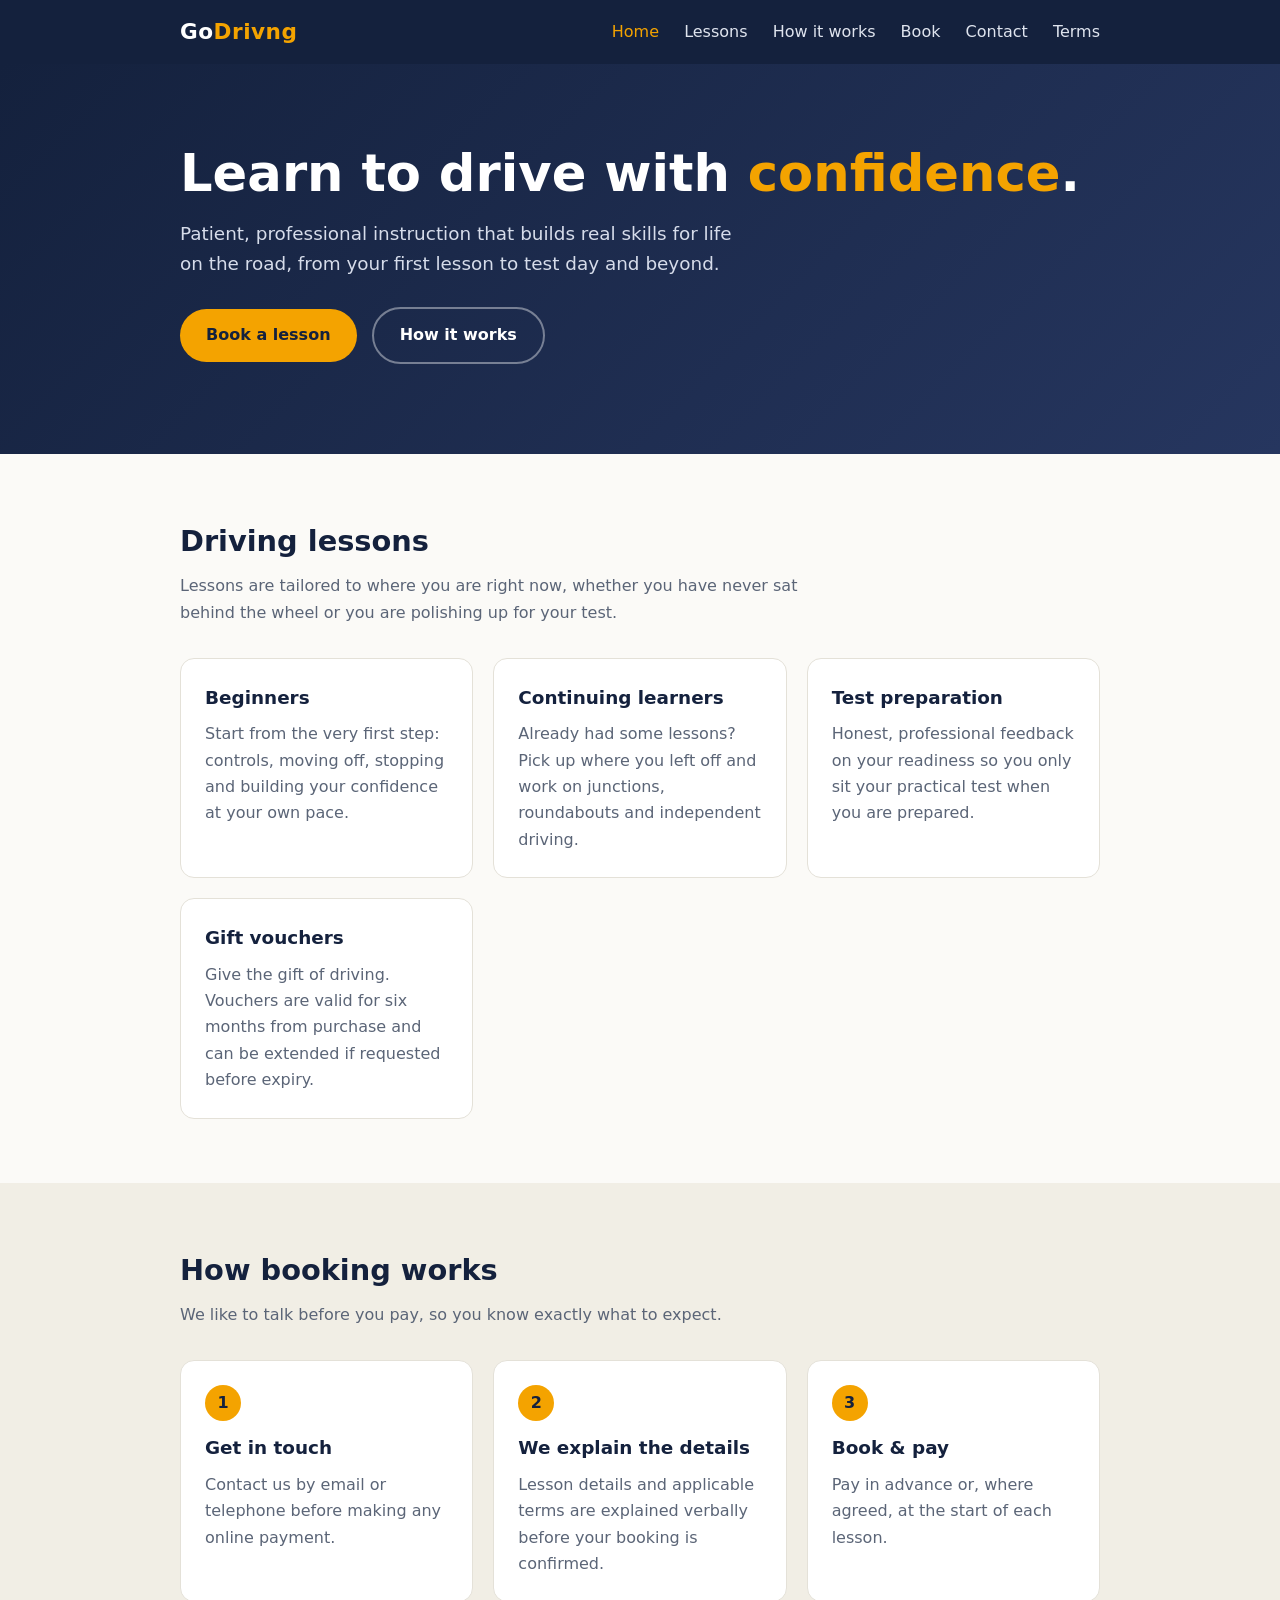
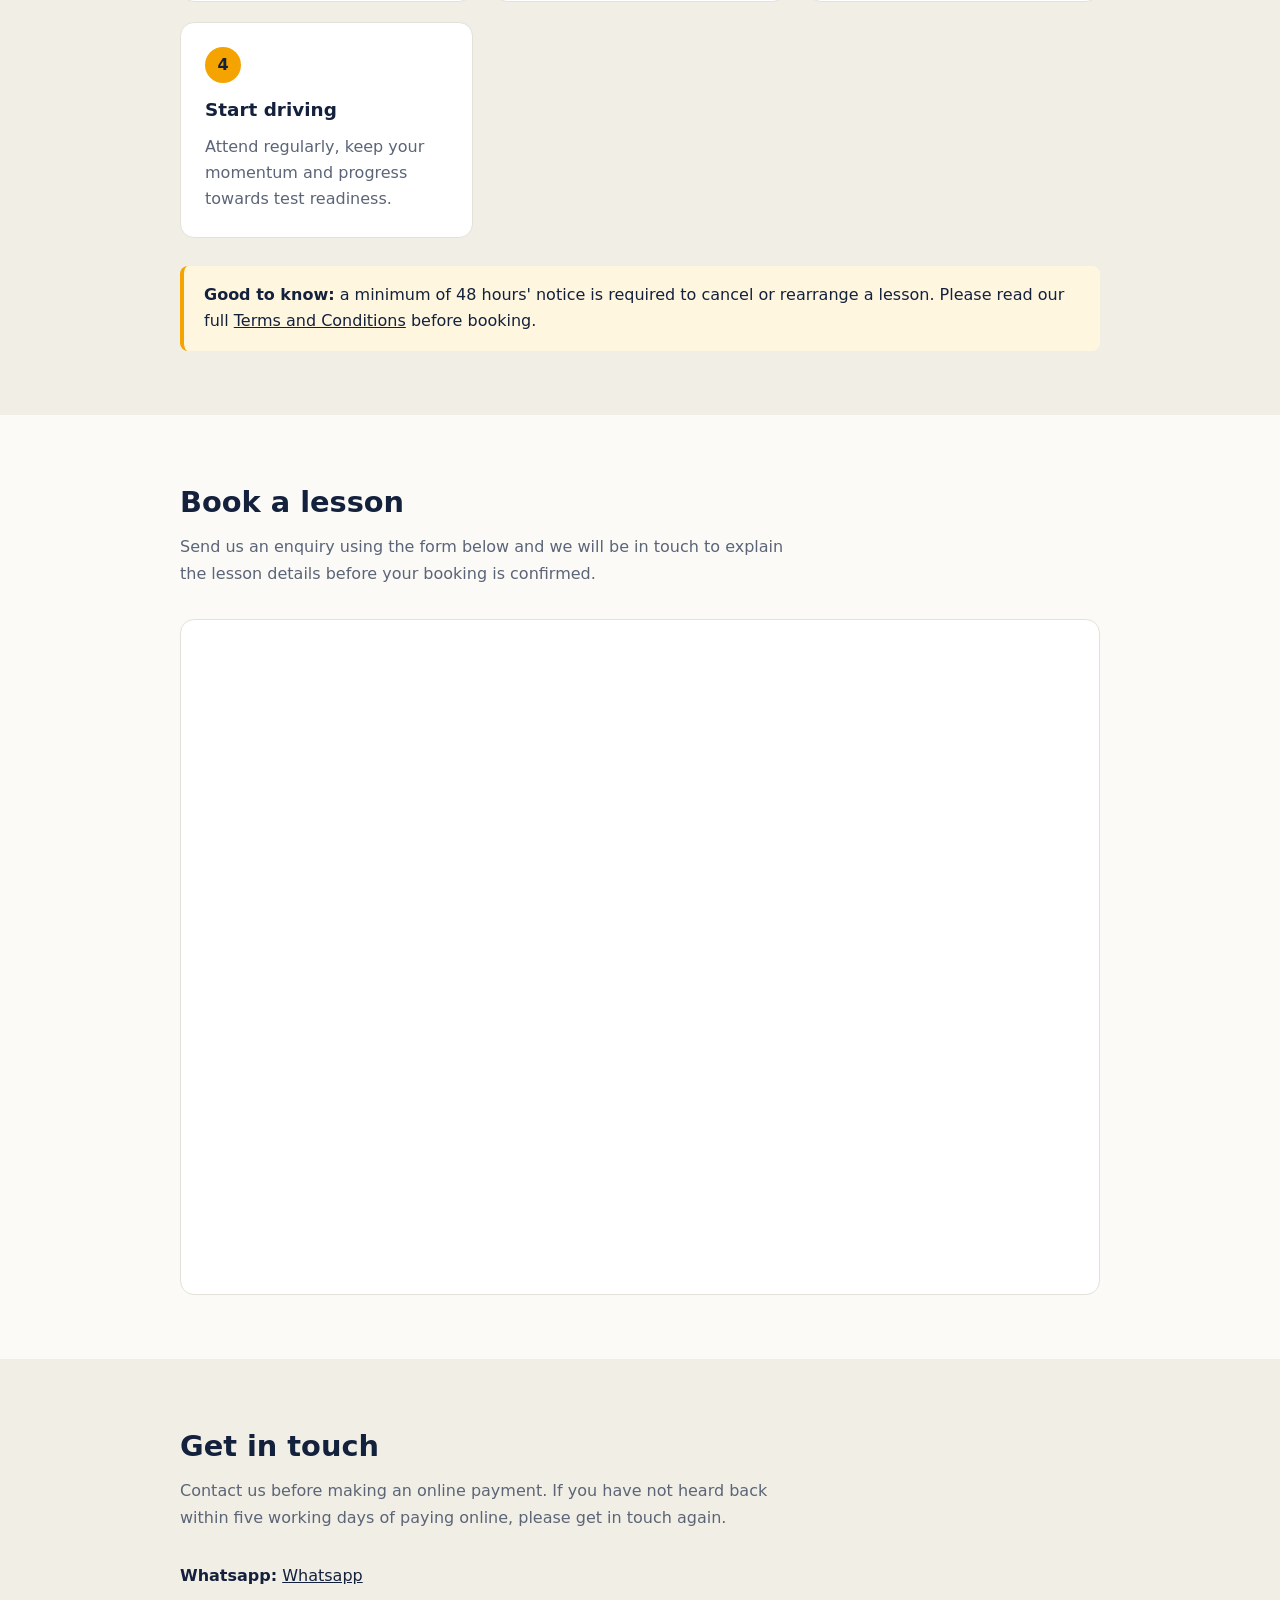
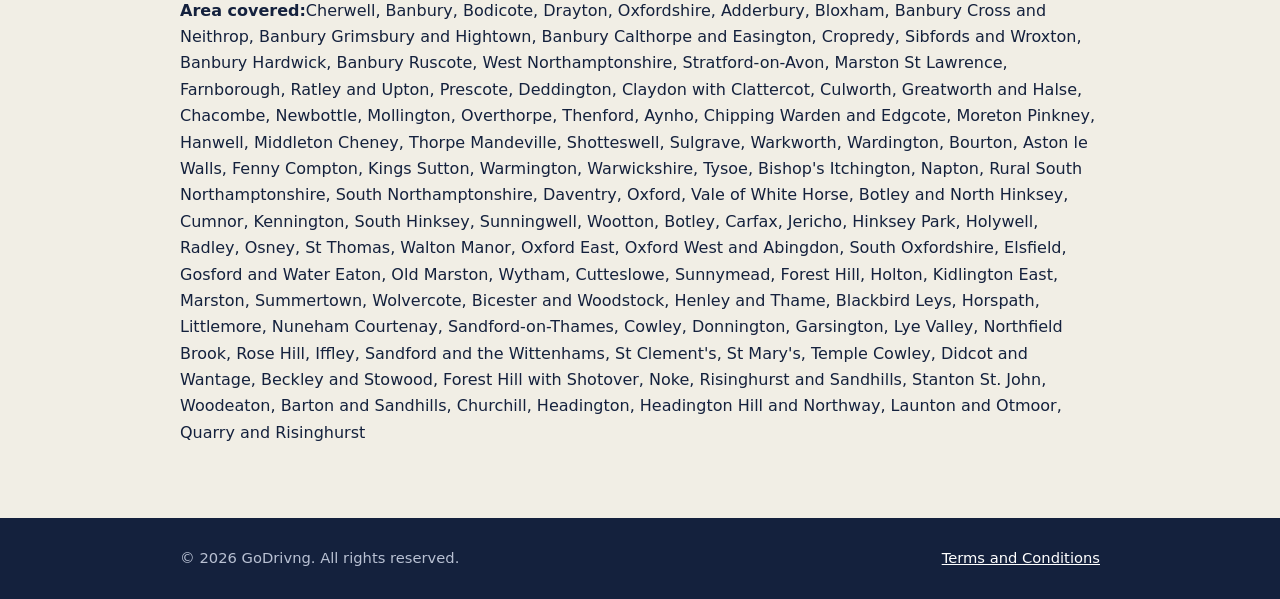
<file: index.html>
<!DOCTYPE html>
<html lang="en-GB">
<head>
  <meta charset="utf-8">
  <meta name="viewport" content="width=device-width, initial-scale=1">
  <title>GoDrivng | Driving School</title>
  <meta name="description" content="GoDrivng driving school: friendly, professional driving lessons. Get in touch to discuss your lessons before booking.">
  <link rel="stylesheet" href="styles.css">
</head>
<body>

<header class="site">
  <div class="wrap">
    <a class="brand" href="index.html">Go<span>Drivng</span></a>
    <nav>
      <a href="index.html" aria-current="page">Home</a>
      <a href="index.html#lessons">Lessons</a>
      <a href="index.html#how-it-works">How it works</a>
      <a href="index.html#booking">Book</a>
      <a href="index.html#contact">Contact</a>
      <a href="terms.html">Terms</a>
    </nav>
  </div>
</header>

<main>
  <div class="hero">
    <div class="wrap">
      <h1>Learn to drive with <em>confidence</em>.</h1>
      <p>Patient, professional instruction that builds real skills for life on the road, from your first lesson to test day and beyond.</p>
      <a class="btn" href="#booking">Book a lesson</a>
      <a class="btn ghost" href="#how-it-works">How it works</a>
    </div>
  </div>

  <section id="lessons">
    <div class="wrap">
      <h2>Driving lessons</h2>
      <p class="lead">Lessons are tailored to where you are right now, whether you have never sat behind the wheel or you are polishing up for your test.</p>
      <div class="grid">
        <div class="card">
          <h3>Beginners</h3>
          <p>Start from the very first step: controls, moving off, stopping and building your confidence at your own pace.</p>
        </div>
        <div class="card">
          <h3>Continuing learners</h3>
          <p>Already had some lessons? Pick up where you left off and work on junctions, roundabouts and independent driving.</p>
        </div>
        <div class="card">
          <h3>Test preparation</h3>
          <p>Honest, professional feedback on your readiness so you only sit your practical test when you are prepared.</p>
        </div>
        <div class="card">
          <h3>Gift vouchers</h3>
          <p>Give the gift of driving. Vouchers are valid for six months from purchase and can be extended if requested before expiry.</p>
        </div>
      </div>
    </div>
  </section>

  <section id="how-it-works" class="band">
    <div class="wrap">
      <h2>How booking works</h2>
      <p class="lead">We like to talk before you pay, so you know exactly what to expect.</p>
      <div class="grid">
        <div class="card">
          <div class="num">1</div>
          <h3>Get in touch</h3>
          <p>Contact us by email or telephone before making any online payment.</p>
        </div>
        <div class="card">
          <div class="num">2</div>
          <h3>We explain the details</h3>
          <p>Lesson details and applicable terms are explained verbally before your booking is confirmed.</p>
        </div>
        <div class="card">
          <div class="num">3</div>
          <h3>Book &amp; pay</h3>
          <p>Pay in advance or, where agreed, at the start of each lesson.</p>
        </div>
        <div class="card">
          <div class="num">4</div>
          <h3>Start driving</h3>
          <p>Attend regularly, keep your momentum and progress towards test readiness.</p>
        </div>
      </div>
      <div class="notice">
        <strong>Good to know:</strong> a minimum of 48 hours' notice is required to cancel or rearrange a lesson. Please read our full
        <a href="terms.html">Terms and Conditions</a> before booking.
      </div>
    </div>
  </section>

  <section id="booking">
    <div class="wrap">
      <h2>Book a lesson</h2>
      <p class="lead">Send us an enquiry using the form below and we will be in touch to explain the lesson details before your booking is confirmed.</p>
      <div class="booking-frame">
        <iframe src="https://lessonbuddy.me/booking?i=8847c387-4b3f-4874-8759-da6fab51f280" title="GoDrivng enquiry form" frameborder="0" style="width: 100%; height: 650px;"></iframe>
      </div>
    </div>
  </section>

  <section id="contact" class="band">
    <div class="wrap">
      <h2>Get in touch</h2>
      <p class="lead">Contact us before making an online payment. If you have not heard back within five working days of paying online, please get in touch again.</p>
      <ul class="contact-list">
        <li><strong>Whatsapp:</strong> <a href="https://godrivng.com/wp">Whatsapp</a></li>
           <!--   <li><strong>Email:</strong> <a href="mailto:you@example.com">[Add your email address]</a></li> -->
        <li><strong>Area covered:</strong>Cherwell, Banbury, Bodicote, Drayton, Oxfordshire, Adderbury, Bloxham, Banbury Cross and Neithrop, Banbury Grimsbury and Hightown, Banbury Calthorpe and Easington, Cropredy, Sibfords and Wroxton, Banbury Hardwick, Banbury Ruscote, West Northamptonshire, Stratford-on-Avon, Marston St Lawrence, Farnborough, Ratley and Upton, Prescote, Deddington, Claydon with Clattercot, Culworth, Greatworth and Halse, Chacombe, Newbottle, Mollington, Overthorpe, Thenford, Aynho, Chipping Warden and Edgcote, Moreton Pinkney, Hanwell, Middleton Cheney, Thorpe Mandeville, Shotteswell, Sulgrave, Warkworth, Wardington, Bourton, Aston le Walls, Fenny Compton, Kings Sutton, Warmington, Warwickshire, Tysoe, Bishop's Itchington, Napton, Rural South Northamptonshire, South Northamptonshire, Daventry, Oxford, Vale of White Horse, Botley and North Hinksey, Cumnor, Kennington, South Hinksey, Sunningwell, Wootton, Botley, Carfax, Jericho, Hinksey Park, Holywell, Radley, Osney, St Thomas, Walton Manor, Oxford East, Oxford West and Abingdon, South Oxfordshire, Elsfield, Gosford and Water Eaton, Old Marston, Wytham, Cutteslowe, Sunnymead, Forest Hill, Holton, Kidlington East, Marston, Summertown, Wolvercote, Bicester and Woodstock, Henley and Thame, Blackbird Leys, Horspath, Littlemore, Nuneham Courtenay, Sandford-on-Thames, Cowley, Donnington, Garsington, Lye Valley, Northfield Brook, Rose Hill, Iffley, Sandford and the Wittenhams, St Clement's, St Mary's, Temple Cowley, Didcot and Wantage, Beckley and Stowood, Forest Hill with Shotover, Noke, Risinghurst and Sandhills, Stanton St. John, Woodeaton, Barton and Sandhills, Churchill, Headington, Headington Hill and Northway, Launton and Otmoor, Quarry and Risinghurst </li>
      </ul>
    </div>
  </section>
</main>

<footer class="site">
  <div class="wrap">
    <span>&copy; <span id="year">2026</span> GoDrivng. All rights reserved.</span>
    <a href="terms.html">Terms and Conditions</a>
  </div>
</footer>

<script>
  document.getElementById("year").textContent = new Date().getFullYear();
</script>
</body>
</html>
</file>
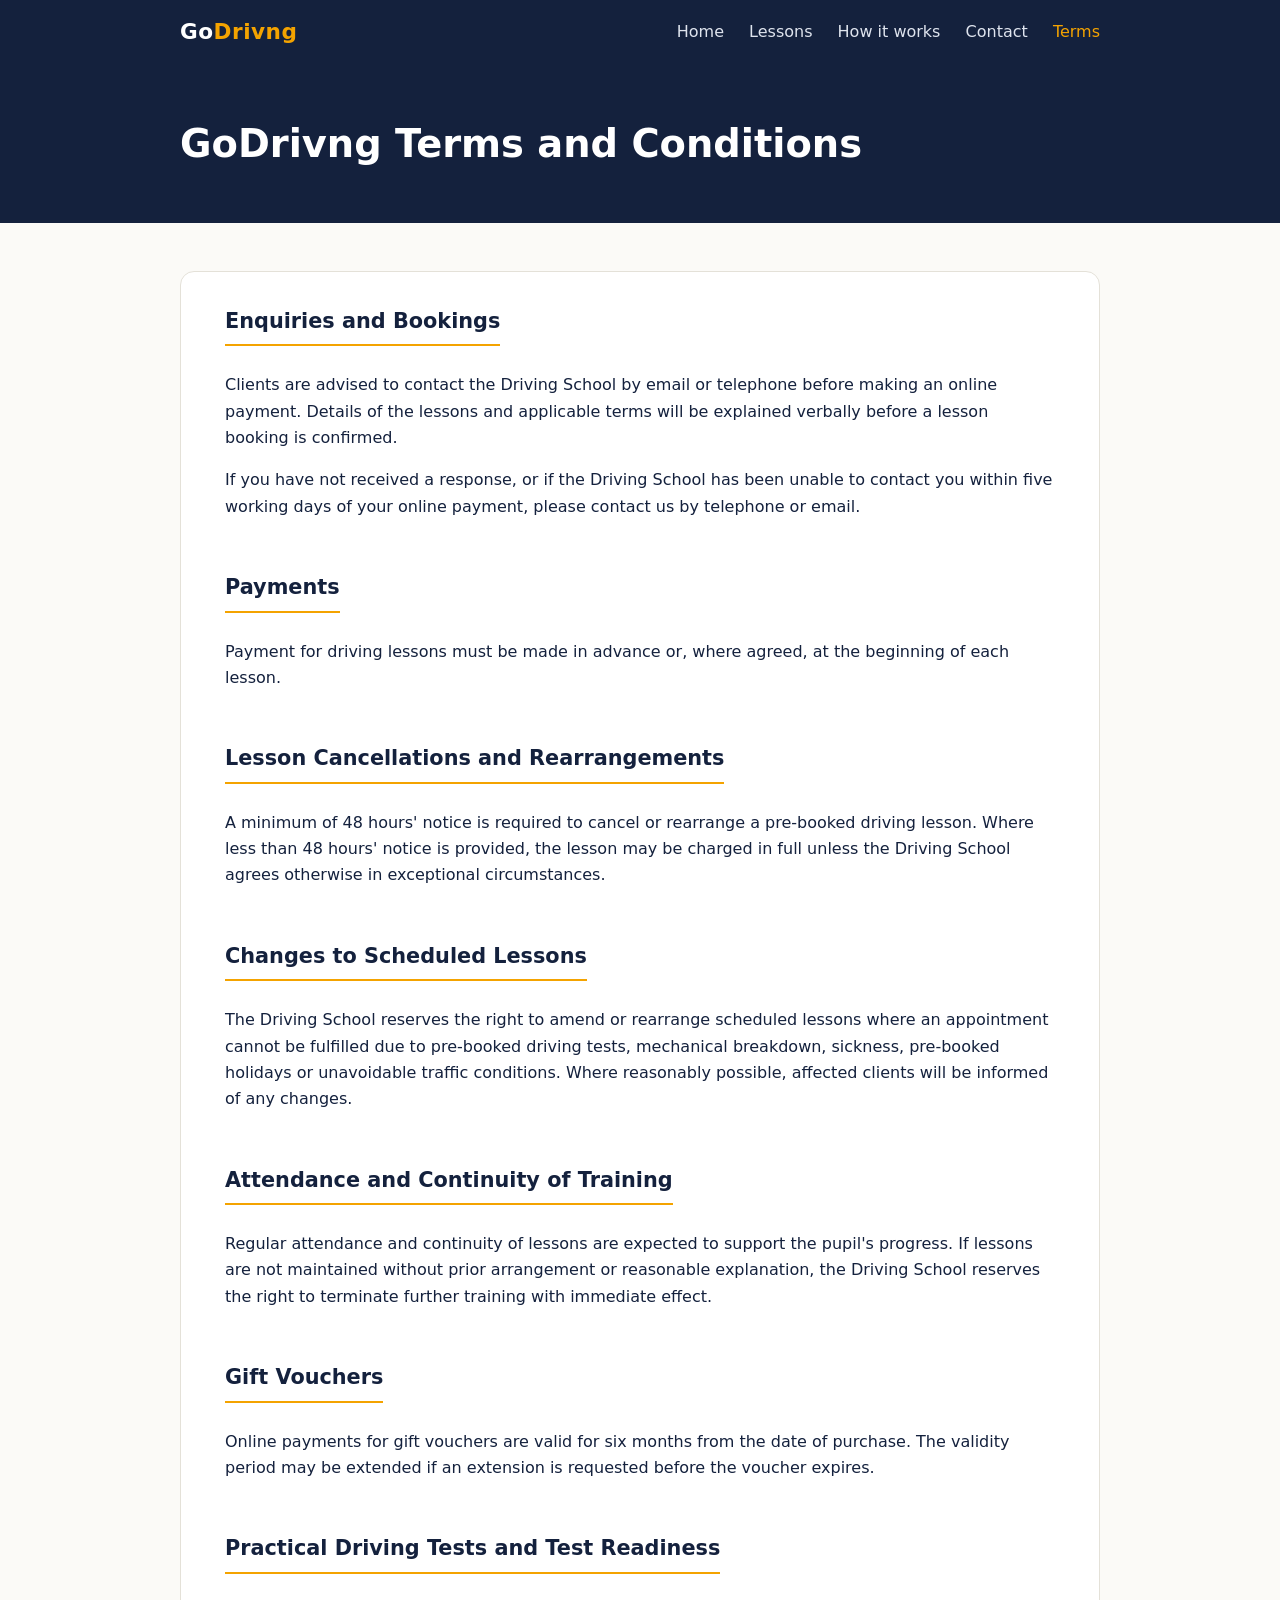
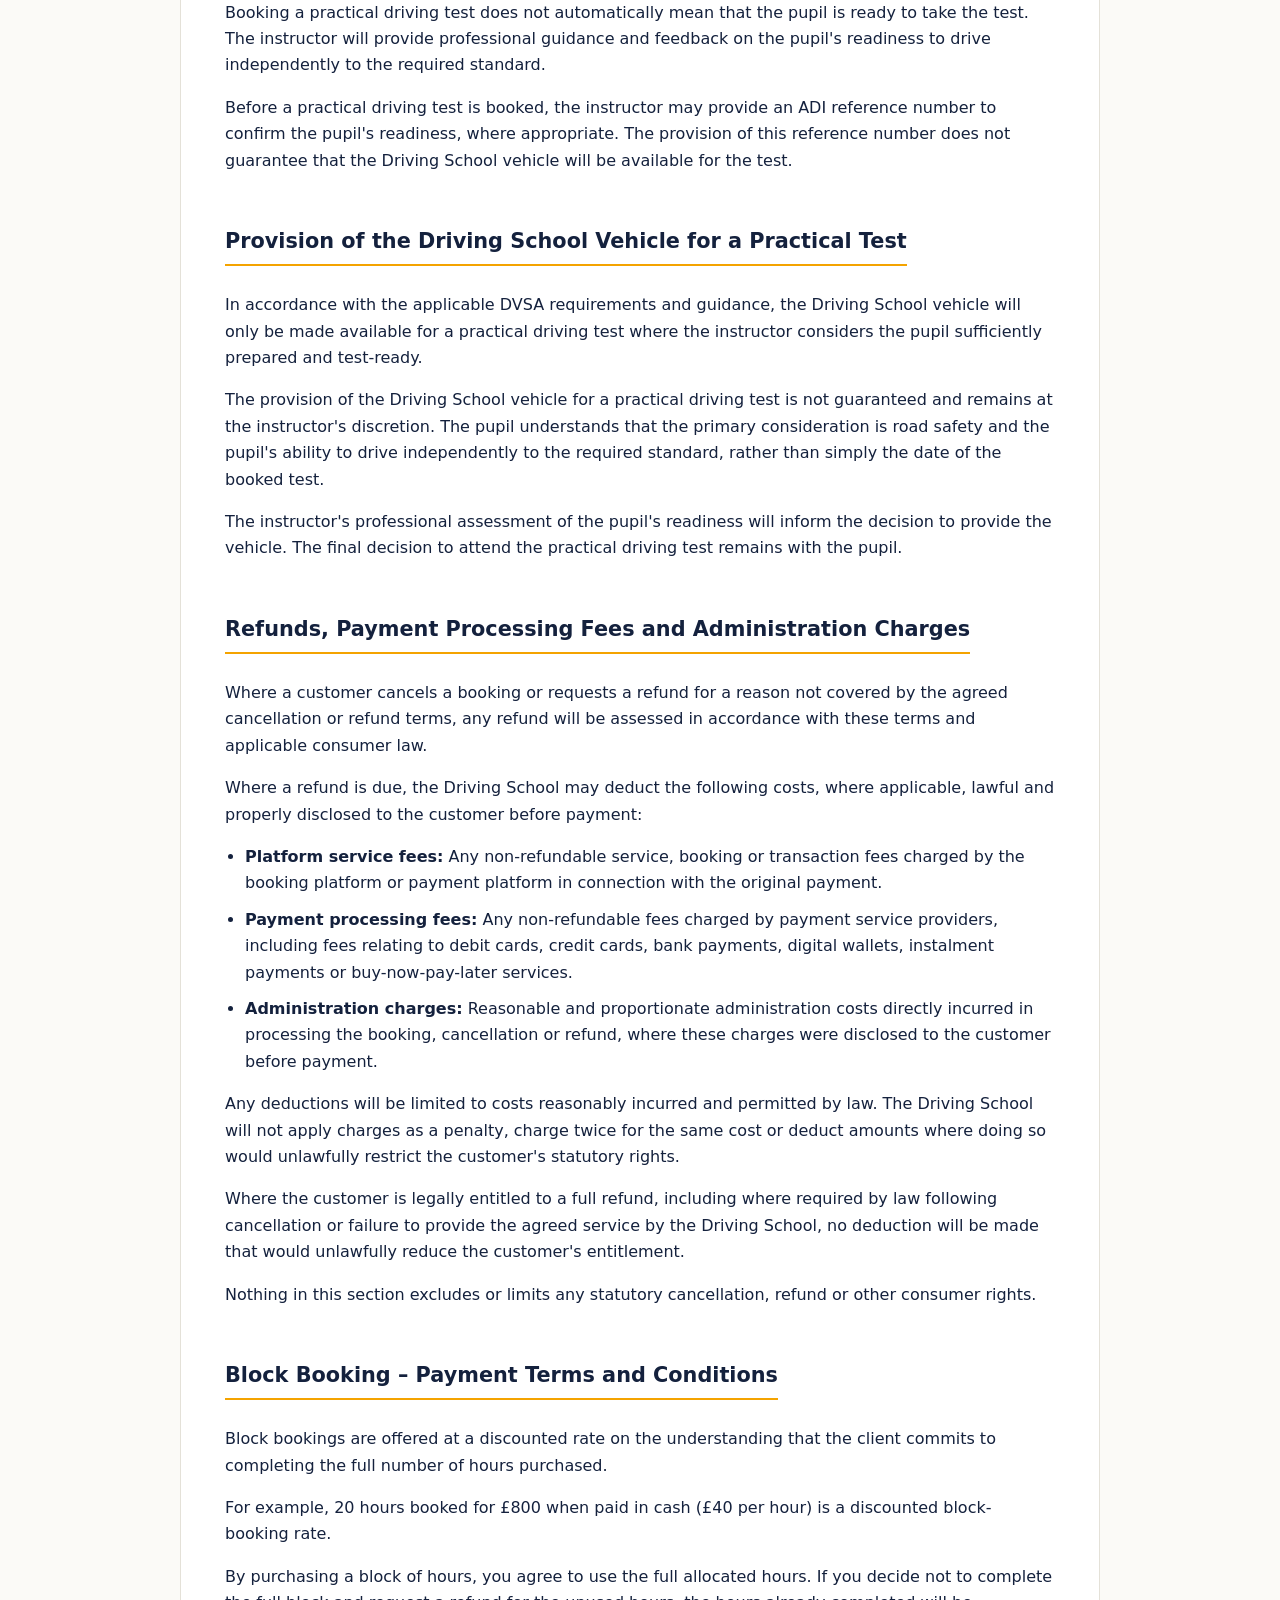
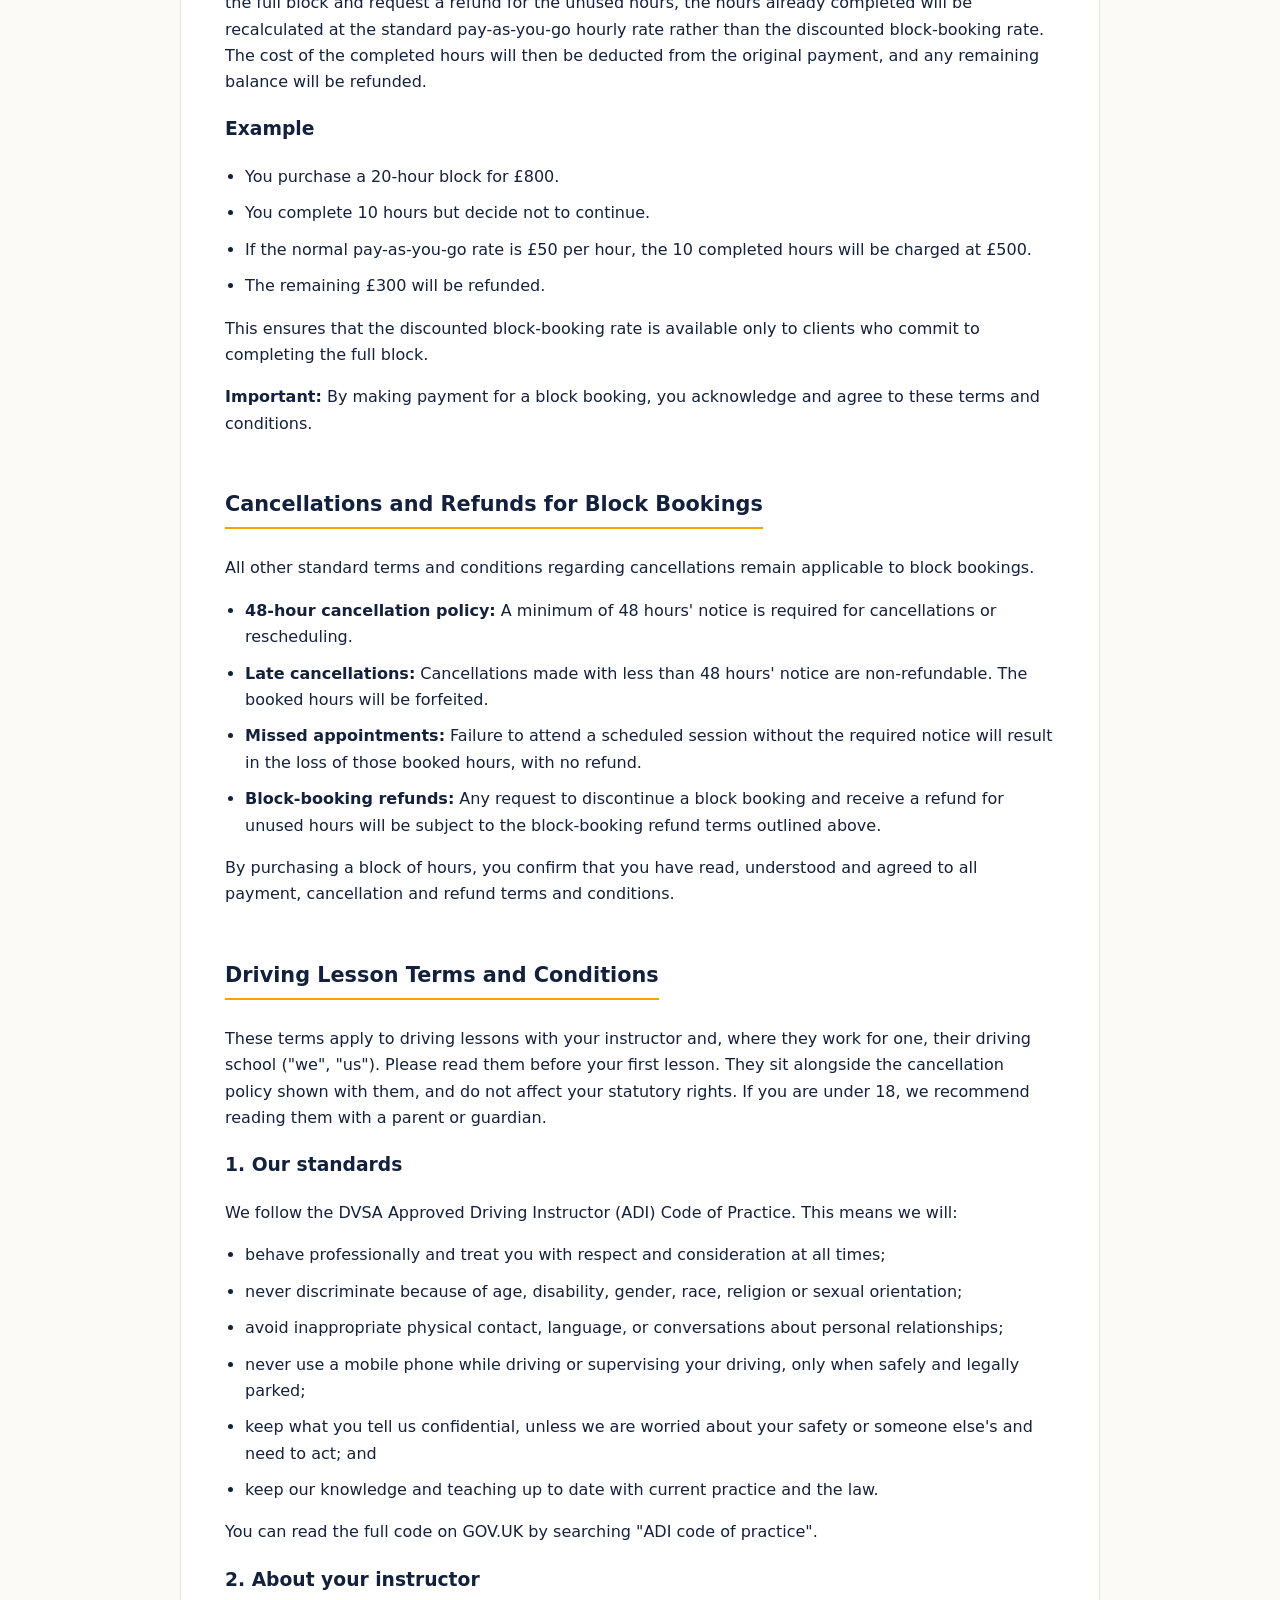
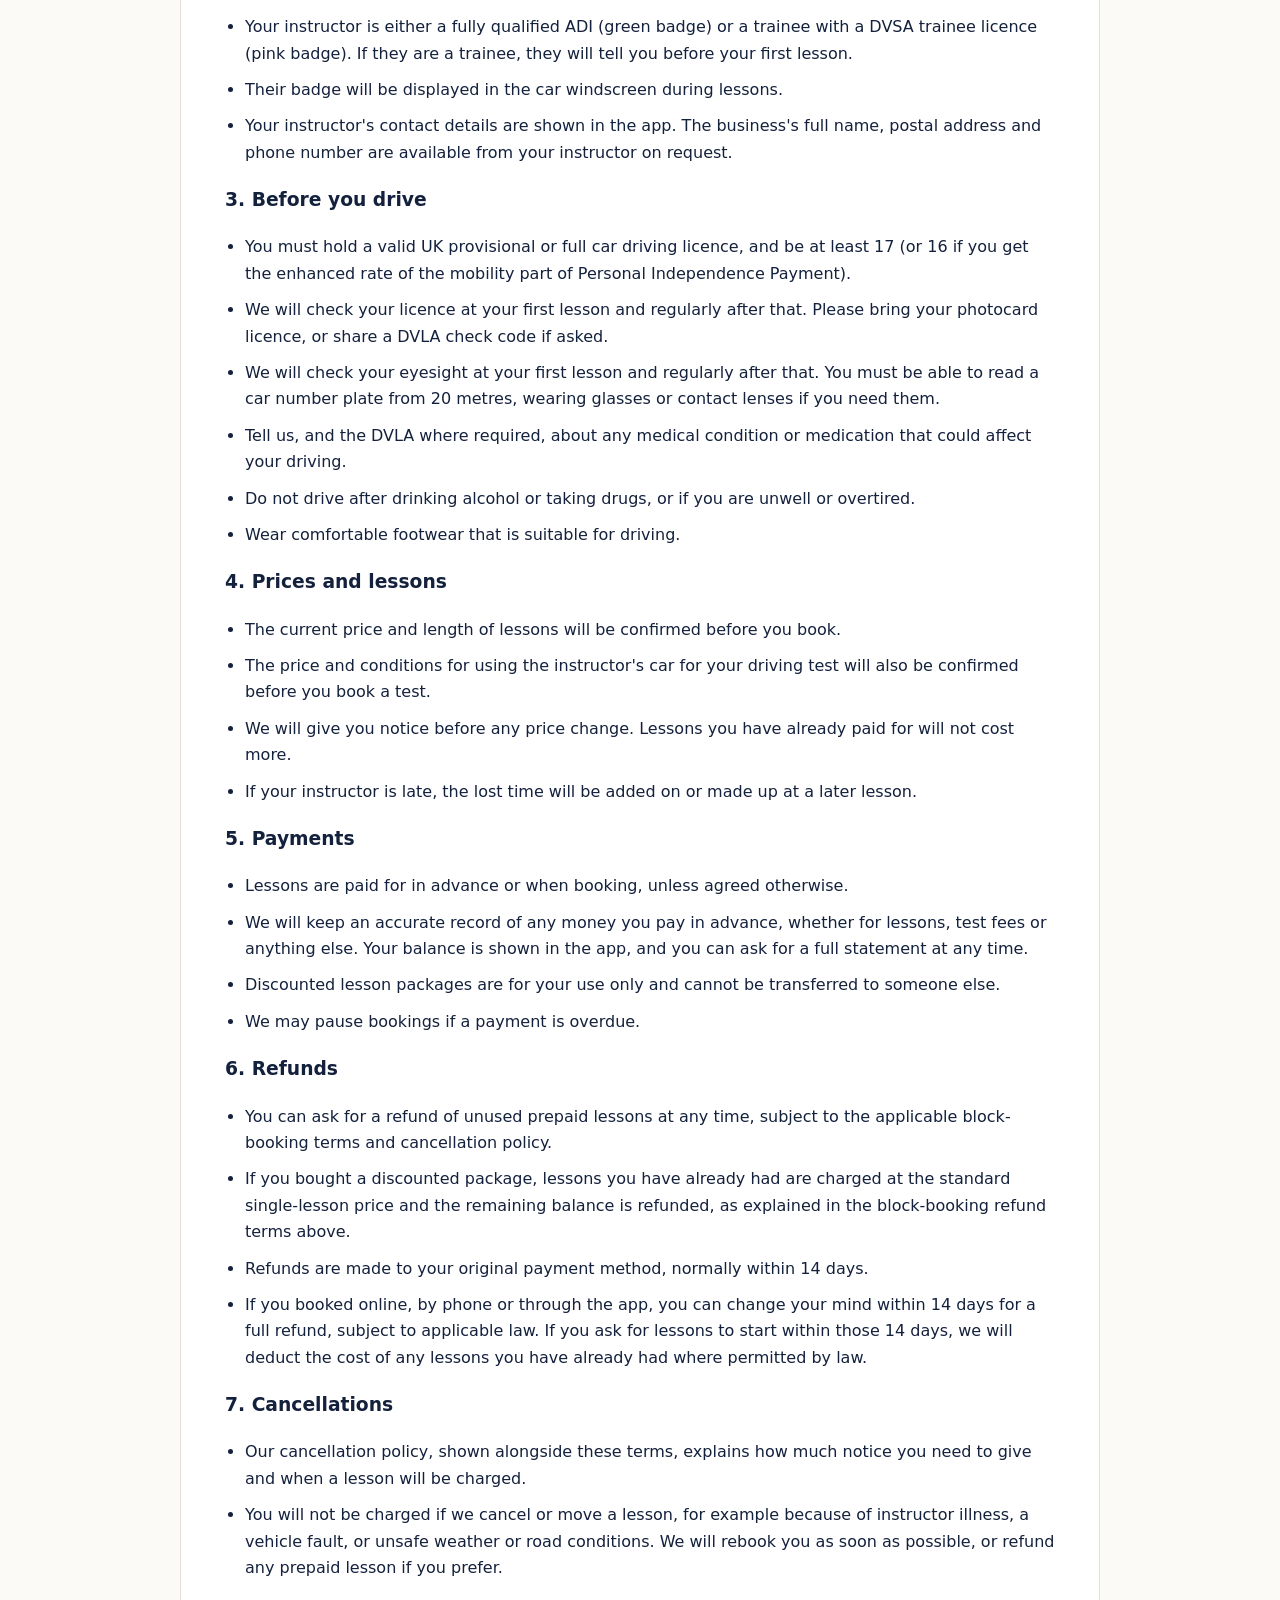
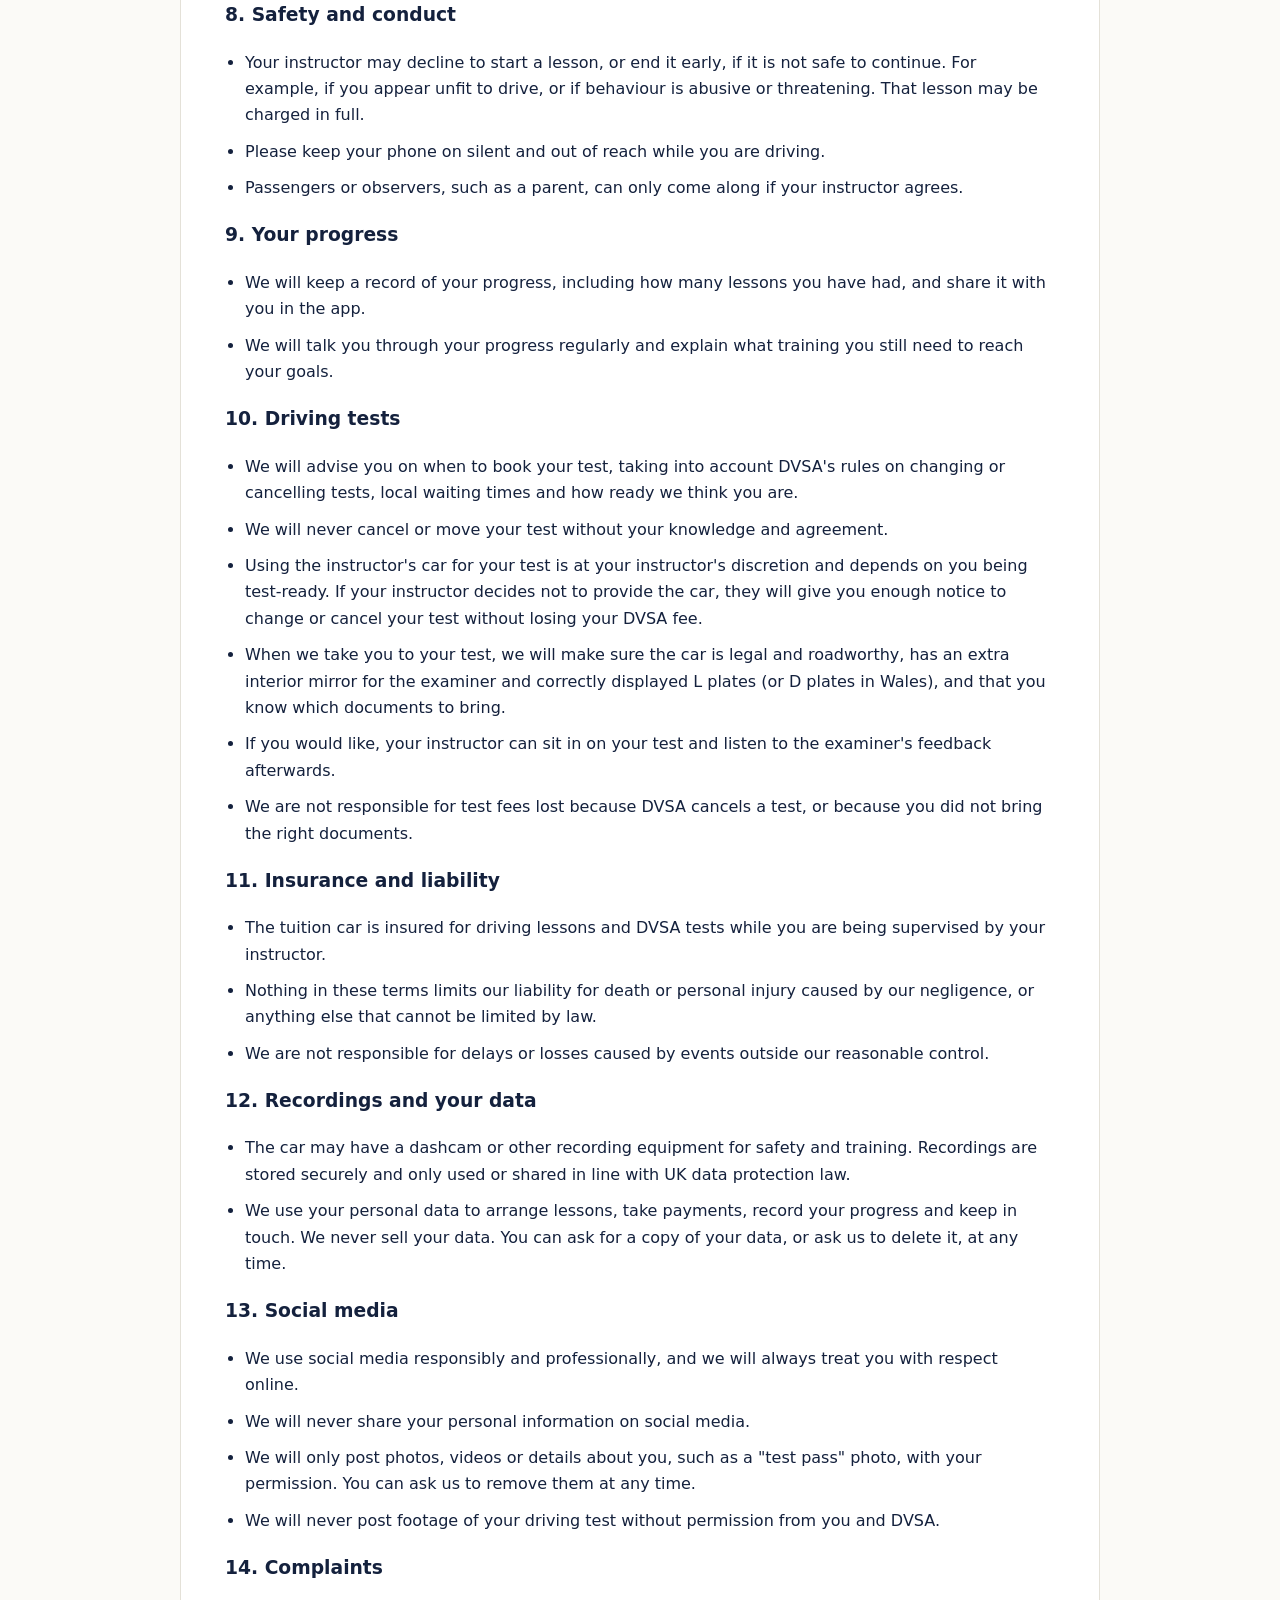
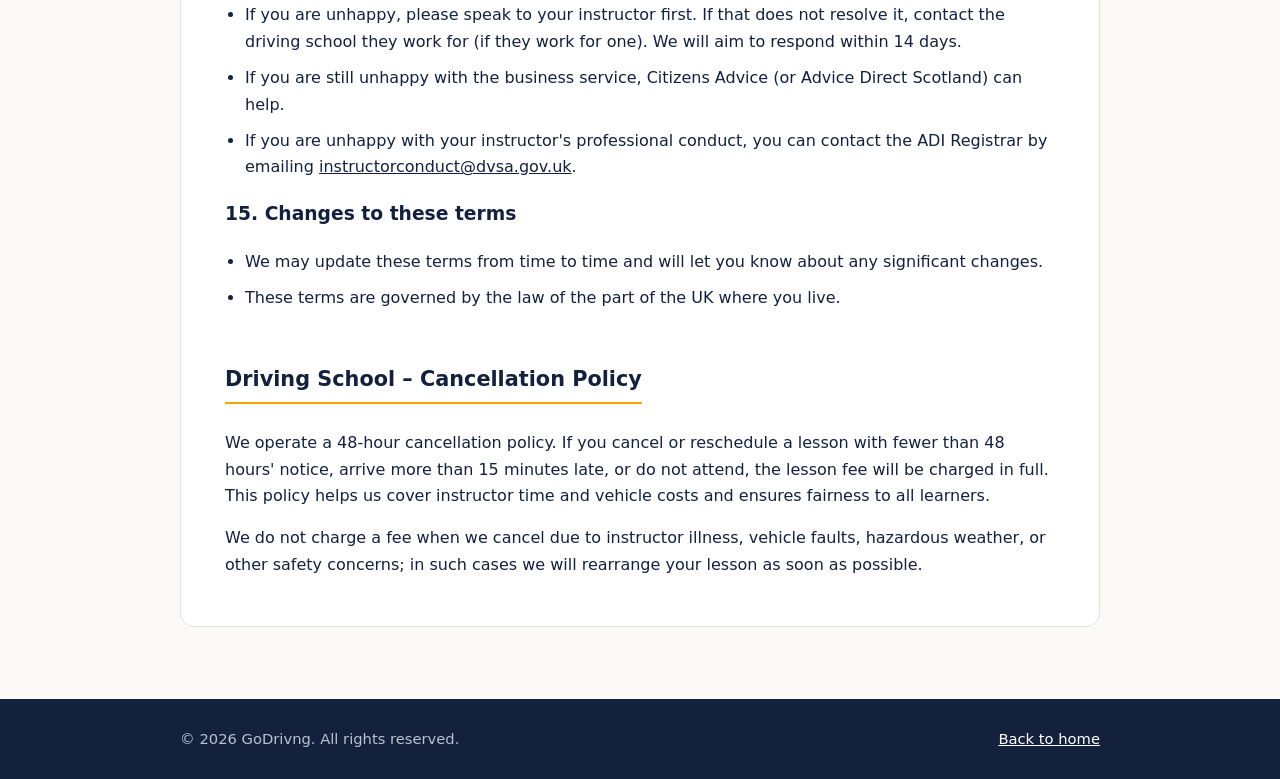
<file: terms.html>
<!DOCTYPE html>
<html lang="en-GB">
<head>
  <meta charset="utf-8">
  <meta name="viewport" content="width=device-width, initial-scale=1">
  <title>Terms and Conditions | GoDrivng</title>
  <meta name="description" content="GoDrivng Terms and Conditions: bookings, payments, block bookings, cancellations, gift vouchers, practical tests and refunds.">
  <link rel="stylesheet" href="styles.css">
</head>
<body>

<header class="site">
  <div class="wrap">
    <a class="brand" href="index.html">Go<span>Drivng</span></a>
    <nav>
      <a href="index.html">Home</a>
      <a href="index.html#lessons">Lessons</a>
      <a href="index.html#how-it-works">How it works</a>
      <a href="index.html#contact">Contact</a>
      <a href="terms.html" aria-current="page">Terms</a>
    </nav>
  </div>
</header>

<div class="terms-head">
  <div class="wrap">
    <h1>GoDrivng Terms and Conditions</h1>
  </div>
</div>

<main class="terms-body">
  <div class="wrap">
    <article>

      <h2>Enquiries and Bookings</h2>
      <p>Clients are advised to contact the Driving School by email or telephone before making an online payment. Details of the lessons and applicable terms will be explained verbally before a lesson booking is confirmed.</p>
      <p>If you have not received a response, or if the Driving School has been unable to contact you within five working days of your online payment, please contact us by telephone or email.</p>

      <h2>Payments</h2>
      <p>Payment for driving lessons must be made in advance or, where agreed, at the beginning of each lesson.</p>

      <h2>Lesson Cancellations and Rearrangements</h2>
      <p>A minimum of 48 hours' notice is required to cancel or rearrange a pre-booked driving lesson. Where less than 48 hours' notice is provided, the lesson may be charged in full unless the Driving School agrees otherwise in exceptional circumstances.</p>

      <h2>Changes to Scheduled Lessons</h2>
      <p>The Driving School reserves the right to amend or rearrange scheduled lessons where an appointment cannot be fulfilled due to pre-booked driving tests, mechanical breakdown, sickness, pre-booked holidays or unavoidable traffic conditions. Where reasonably possible, affected clients will be informed of any changes.</p>

      <h2>Attendance and Continuity of Training</h2>
      <p>Regular attendance and continuity of lessons are expected to support the pupil's progress. If lessons are not maintained without prior arrangement or reasonable explanation, the Driving School reserves the right to terminate further training with immediate effect.</p>

      <h2>Gift Vouchers</h2>
      <p>Online payments for gift vouchers are valid for six months from the date of purchase. The validity period may be extended if an extension is requested before the voucher expires.</p>

      <h2>Practical Driving Tests and Test Readiness</h2>
      <p>Booking a practical driving test does not automatically mean that the pupil is ready to take the test. The instructor will provide professional guidance and feedback on the pupil's readiness to drive independently to the required standard.</p>
      <p>Before a practical driving test is booked, the instructor may provide an ADI reference number to confirm the pupil's readiness, where appropriate. The provision of this reference number does not guarantee that the Driving School vehicle will be available for the test.</p>

      <h2>Provision of the Driving School Vehicle for a Practical Test</h2>
      <p>In accordance with the applicable DVSA requirements and guidance, the Driving School vehicle will only be made available for a practical driving test where the instructor considers the pupil sufficiently prepared and test-ready.</p>
      <p>The provision of the Driving School vehicle for a practical driving test is not guaranteed and remains at the instructor's discretion. The pupil understands that the primary consideration is road safety and the pupil's ability to drive independently to the required standard, rather than simply the date of the booked test.</p>
      <p>The instructor's professional assessment of the pupil's readiness will inform the decision to provide the vehicle. The final decision to attend the practical driving test remains with the pupil.</p>

      <h2>Refunds, Payment Processing Fees and Administration Charges</h2>
      <p>Where a customer cancels a booking or requests a refund for a reason not covered by the agreed cancellation or refund terms, any refund will be assessed in accordance with these terms and applicable consumer law.</p>
      <p>Where a refund is due, the Driving School may deduct the following costs, where applicable, lawful and properly disclosed to the customer before payment:</p>
      <ul>
        <li><strong>Platform service fees:</strong> Any non-refundable service, booking or transaction fees charged by the booking platform or payment platform in connection with the original payment.</li>
        <li><strong>Payment processing fees:</strong> Any non-refundable fees charged by payment service providers, including fees relating to debit cards, credit cards, bank payments, digital wallets, instalment payments or buy-now-pay-later services.</li>
        <li><strong>Administration charges:</strong> Reasonable and proportionate administration costs directly incurred in processing the booking, cancellation or refund, where these charges were disclosed to the customer before payment.</li>
      </ul>
      <p>Any deductions will be limited to costs reasonably incurred and permitted by law. The Driving School will not apply charges as a penalty, charge twice for the same cost or deduct amounts where doing so would unlawfully restrict the customer's statutory rights.</p>
      <p>Where the customer is legally entitled to a full refund, including where required by law following cancellation or failure to provide the agreed service by the Driving School, no deduction will be made that would unlawfully reduce the customer's entitlement.</p>
      <p>Nothing in this section excludes or limits any statutory cancellation, refund or other consumer rights.</p>


      <h2>Block Booking – Payment Terms and Conditions</h2>
      <p>Block bookings are offered at a discounted rate on the understanding that the client commits to completing the full number of hours purchased.</p>
      <p>For example, 20 hours booked for £800 when paid in cash (£40 per hour) is a discounted block-booking rate.</p>
      <p>By purchasing a block of hours, you agree to use the full allocated hours. If you decide not to complete the full block and request a refund for the unused hours, the hours already completed will be recalculated at the standard pay-as-you-go hourly rate rather than the discounted block-booking rate. The cost of the completed hours will then be deducted from the original payment, and any remaining balance will be refunded.</p>

      <h3>Example</h3>
      <ul>
        <li>You purchase a 20-hour block for £800.</li>
        <li>You complete 10 hours but decide not to continue.</li>
        <li>If the normal pay-as-you-go rate is £50 per hour, the 10 completed hours will be charged at £500.</li>
        <li>The remaining £300 will be refunded.</li>
      </ul>
      <p>This ensures that the discounted block-booking rate is available only to clients who commit to completing the full block.</p>
      <p><strong>Important:</strong> By making payment for a block booking, you acknowledge and agree to these terms and conditions.</p>

      <h2>Cancellations and Refunds for Block Bookings</h2>
      <p>All other standard terms and conditions regarding cancellations remain applicable to block bookings.</p>
      <ul>
        <li><strong>48-hour cancellation policy:</strong> A minimum of 48 hours' notice is required for cancellations or rescheduling.</li>
        <li><strong>Late cancellations:</strong> Cancellations made with less than 48 hours' notice are non-refundable. The booked hours will be forfeited.</li>
        <li><strong>Missed appointments:</strong> Failure to attend a scheduled session without the required notice will result in the loss of those booked hours, with no refund.</li>
        <li><strong>Block-booking refunds:</strong> Any request to discontinue a block booking and receive a refund for unused hours will be subject to the block-booking refund terms outlined above.</li>
      </ul>
      <p>By purchasing a block of hours, you confirm that you have read, understood and agreed to all payment, cancellation and refund terms and conditions.</p>

      <h2>Driving Lesson Terms and Conditions</h2>
      <p>These terms apply to driving lessons with your instructor and, where they work for one, their driving school ("we", "us"). Please read them before your first lesson. They sit alongside the cancellation policy shown with them, and do not affect your statutory rights. If you are under 18, we recommend reading them with a parent or guardian.</p>

      <h3>1. Our standards</h3>
      <p>We follow the DVSA Approved Driving Instructor (ADI) Code of Practice. This means we will:</p>
      <ul>
        <li>behave professionally and treat you with respect and consideration at all times;</li>
        <li>never discriminate because of age, disability, gender, race, religion or sexual orientation;</li>
        <li>avoid inappropriate physical contact, language, or conversations about personal relationships;</li>
        <li>never use a mobile phone while driving or supervising your driving, only when safely and legally parked;</li>
        <li>keep what you tell us confidential, unless we are worried about your safety or someone else's and need to act; and</li>
        <li>keep our knowledge and teaching up to date with current practice and the law.</li>
      </ul>
      <p>You can read the full code on GOV.UK by searching "ADI code of practice".</p>

      <h3>2. About your instructor</h3>
      <ul>
        <li>Your instructor is either a fully qualified ADI (green badge) or a trainee with a DVSA trainee licence (pink badge). If they are a trainee, they will tell you before your first lesson.</li>
        <li>Their badge will be displayed in the car windscreen during lessons.</li>
        <li>Your instructor's contact details are shown in the app. The business's full name, postal address and phone number are available from your instructor on request.</li>
      </ul>

      <h3>3. Before you drive</h3>
      <ul>
        <li>You must hold a valid UK provisional or full car driving licence, and be at least 17 (or 16 if you get the enhanced rate of the mobility part of Personal Independence Payment).</li>
        <li>We will check your licence at your first lesson and regularly after that. Please bring your photocard licence, or share a DVLA check code if asked.</li>
        <li>We will check your eyesight at your first lesson and regularly after that. You must be able to read a car number plate from 20 metres, wearing glasses or contact lenses if you need them.</li>
        <li>Tell us, and the DVLA where required, about any medical condition or medication that could affect your driving.</li>
        <li>Do not drive after drinking alcohol or taking drugs, or if you are unwell or overtired.</li>
        <li>Wear comfortable footwear that is suitable for driving.</li>
      </ul>

      <h3>4. Prices and lessons</h3>
      <ul>
        <li>The current price and length of lessons will be confirmed before you book.</li>
        <li>The price and conditions for using the instructor's car for your driving test will also be confirmed before you book a test.</li>
        <li>We will give you notice before any price change. Lessons you have already paid for will not cost more.</li>
        <li>If your instructor is late, the lost time will be added on or made up at a later lesson.</li>
      </ul>

      <h3>5. Payments</h3>
      <ul>
        <li>Lessons are paid for in advance or when booking, unless agreed otherwise.</li>
        <li>We will keep an accurate record of any money you pay in advance, whether for lessons, test fees or anything else. Your balance is shown in the app, and you can ask for a full statement at any time.</li>
        <li>Discounted lesson packages are for your use only and cannot be transferred to someone else.</li>
        <li>We may pause bookings if a payment is overdue.</li>
      </ul>

      <h3>6. Refunds</h3>
      <ul>
        <li>You can ask for a refund of unused prepaid lessons at any time, subject to the applicable block-booking terms and cancellation policy.</li>
        <li>If you bought a discounted package, lessons you have already had are charged at the standard single-lesson price and the remaining balance is refunded, as explained in the block-booking refund terms above.</li>
        <li>Refunds are made to your original payment method, normally within 14 days.</li>
        <li>If you booked online, by phone or through the app, you can change your mind within 14 days for a full refund, subject to applicable law. If you ask for lessons to start within those 14 days, we will deduct the cost of any lessons you have already had where permitted by law.</li>
      </ul>

      <h3>7. Cancellations</h3>
      <ul>
        <li>Our cancellation policy, shown alongside these terms, explains how much notice you need to give and when a lesson will be charged.</li>
        <li>You will not be charged if we cancel or move a lesson, for example because of instructor illness, a vehicle fault, or unsafe weather or road conditions. We will rebook you as soon as possible, or refund any prepaid lesson if you prefer.</li>
      </ul>

      <h3>8. Safety and conduct</h3>
      <ul>
        <li>Your instructor may decline to start a lesson, or end it early, if it is not safe to continue. For example, if you appear unfit to drive, or if behaviour is abusive or threatening. That lesson may be charged in full.</li>
        <li>Please keep your phone on silent and out of reach while you are driving.</li>
        <li>Passengers or observers, such as a parent, can only come along if your instructor agrees.</li>
      </ul>

      <h3>9. Your progress</h3>
      <ul>
        <li>We will keep a record of your progress, including how many lessons you have had, and share it with you in the app.</li>
        <li>We will talk you through your progress regularly and explain what training you still need to reach your goals.</li>
      </ul>

      <h3>10. Driving tests</h3>
      <ul>
        <li>We will advise you on when to book your test, taking into account DVSA's rules on changing or cancelling tests, local waiting times and how ready we think you are.</li>
        <li>We will never cancel or move your test without your knowledge and agreement.</li>
        <li>Using the instructor's car for your test is at your instructor's discretion and depends on you being test-ready. If your instructor decides not to provide the car, they will give you enough notice to change or cancel your test without losing your DVSA fee.</li>
        <li>When we take you to your test, we will make sure the car is legal and roadworthy, has an extra interior mirror for the examiner and correctly displayed L plates (or D plates in Wales), and that you know which documents to bring.</li>
        <li>If you would like, your instructor can sit in on your test and listen to the examiner's feedback afterwards.</li>
        <li>We are not responsible for test fees lost because DVSA cancels a test, or because you did not bring the right documents.</li>
      </ul>

      <h3>11. Insurance and liability</h3>
      <ul>
        <li>The tuition car is insured for driving lessons and DVSA tests while you are being supervised by your instructor.</li>
        <li>Nothing in these terms limits our liability for death or personal injury caused by our negligence, or anything else that cannot be limited by law.</li>
        <li>We are not responsible for delays or losses caused by events outside our reasonable control.</li>
      </ul>

      <h3>12. Recordings and your data</h3>
      <ul>
        <li>The car may have a dashcam or other recording equipment for safety and training. Recordings are stored securely and only used or shared in line with UK data protection law.</li>
        <li>We use your personal data to arrange lessons, take payments, record your progress and keep in touch. We never sell your data. You can ask for a copy of your data, or ask us to delete it, at any time.</li>
      </ul>

      <h3>13. Social media</h3>
      <ul>
        <li>We use social media responsibly and professionally, and we will always treat you with respect online.</li>
        <li>We will never share your personal information on social media.</li>
        <li>We will only post photos, videos or details about you, such as a "test pass" photo, with your permission. You can ask us to remove them at any time.</li>
        <li>We will never post footage of your driving test without permission from you and DVSA.</li>
      </ul>

      <h3>14. Complaints</h3>
      <ul>
        <li>If you are unhappy, please speak to your instructor first. If that does not resolve it, contact the driving school they work for (if they work for one). We will aim to respond within 14 days.</li>
        <li>If you are still unhappy with the business service, Citizens Advice (or Advice Direct Scotland) can help.</li>
        <li>If you are unhappy with your instructor's professional conduct, you can contact the ADI Registrar by emailing <a href="mailto:instructorconduct@dvsa.gov.uk">instructorconduct@dvsa.gov.uk</a>.</li>
      </ul>

      <h3>15. Changes to these terms</h3>
      <ul>
        <li>We may update these terms from time to time and will let you know about any significant changes.</li>
        <li>These terms are governed by the law of the part of the UK where you live.</li>
      </ul>

      <h2>Driving School – Cancellation Policy</h2>
      <p>We operate a 48-hour cancellation policy. If you cancel or reschedule a lesson with fewer than 48 hours' notice, arrive more than 15 minutes late, or do not attend, the lesson fee will be charged in full. This policy helps us cover instructor time and vehicle costs and ensures fairness to all learners.</p>
      <p>We do not charge a fee when we cancel due to instructor illness, vehicle faults, hazardous weather, or other safety concerns; in such cases we will rearrange your lesson as soon as possible.</p>

    </article>
  </div>
</main>

<footer class="site">
  <div class="wrap">
    <span>&copy; <span id="year">2026</span> GoDrivng. All rights reserved.</span>
    <a href="index.html">Back to home</a>
  </div>
</footer>

<script>
  document.getElementById("year").textContent = new Date().getFullYear();
</script>
</body>
</html>
</file>
<file: styles.css>
:root {
  --ink: #14213d;
  --accent: #f4a300;
  --accent-dark: #c47f00;
  --bg: #fbfaf7;
  --card: #ffffff;
  --muted: #5b6577;
  --line: #e4e1d8;
  --radius: 14px;
}

* { box-sizing: border-box; }

html { scroll-behavior: smooth; }

body {
  margin: 0;
  font-family: "Segoe UI", system-ui, -apple-system, Roboto, Helvetica, Arial, sans-serif;
  color: var(--ink);
  background: var(--bg);
  line-height: 1.65;
}

a { color: var(--ink); }

.wrap { max-width: 960px; margin: 0 auto; padding: 0 20px; }

/* Header */
header.site {
  background: var(--ink);
  color: #fff;
  position: sticky;
  top: 0;
  z-index: 10;
}
header.site .wrap {
  display: flex;
  align-items: center;
  justify-content: space-between;
  padding-top: 14px;
  padding-bottom: 14px;
  gap: 16px;
  flex-wrap: wrap;
}
.brand {
  font-weight: 800;
  font-size: 1.35rem;
  letter-spacing: .5px;
  color: #fff;
  text-decoration: none;
}
.brand span { color: var(--accent); }
nav a {
  color: #dfe4ee;
  text-decoration: none;
  margin-left: 20px;
  font-weight: 500;
}
nav a:hover, nav a[aria-current="page"] { color: var(--accent); }

/* Hero */
.hero {
  background: linear-gradient(135deg, var(--ink) 0%, #26365f 100%);
  color: #fff;
  padding: 80px 0 90px;
}
.hero h1 {
  font-size: clamp(2rem, 5vw, 3.2rem);
  line-height: 1.15;
  margin: 0 0 16px;
}
.hero h1 em { color: var(--accent); font-style: normal; }
.hero p { max-width: 560px; font-size: 1.15rem; color: #d6dcea; margin: 0 0 28px; }

.btn {
  display: inline-block;
  background: var(--accent);
  color: var(--ink);
  font-weight: 700;
  padding: 13px 26px;
  border-radius: 999px;
  text-decoration: none;
  transition: background .15s, transform .15s;
}
.btn:hover { background: var(--accent-dark); transform: translateY(-1px); }
.btn.ghost {
  background: transparent;
  color: #fff;
  border: 2px solid rgba(255,255,255,.4);
  margin-left: 10px;
}
.btn.ghost:hover { border-color: var(--accent); color: var(--accent); background: transparent; }

/* Sections */
section { padding: 64px 0; }
section h2 { font-size: 1.8rem; margin: 0 0 8px; }
.lead { color: var(--muted); margin: 0 0 32px; max-width: 620px; }

.grid {
  display: grid;
  gap: 20px;
  grid-template-columns: repeat(auto-fit, minmax(240px, 1fr));
}
.card {
  background: var(--card);
  border: 1px solid var(--line);
  border-radius: var(--radius);
  padding: 24px;
}
.card h3 { margin: 0 0 8px; font-size: 1.15rem; }
.card p { margin: 0; color: var(--muted); }
.card .num {
  display: inline-grid;
  place-items: center;
  width: 36px; height: 36px;
  border-radius: 50%;
  background: var(--accent);
  color: var(--ink);
  font-weight: 800;
  margin-bottom: 12px;
}

.band { background: #f1eee5; }

.notice {
  background: #fff6e0;
  border-left: 4px solid var(--accent);
  padding: 16px 20px;
  border-radius: 8px;
  margin-top: 28px;
}

/* Booking form */
.booking-frame {
  background: var(--card);
  border: 1px solid var(--line);
  border-radius: var(--radius);
  padding: 12px;
  overflow: hidden;
}
.booking-frame iframe { display: block; border: 0; }

/* Contact */
.contact-list { list-style: none; padding: 0; margin: 0; }
.contact-list li { margin-bottom: 8px; }

/* Terms page */
.terms-head { background: var(--ink); color: #fff; padding: 48px 0; }
.terms-head h1 { margin: 0; font-size: clamp(1.7rem, 4vw, 2.4rem); }
.terms-body { padding: 48px 0 72px; }
.terms-body article {
  background: var(--card);
  border: 1px solid var(--line);
  border-radius: var(--radius);
  padding: 32px clamp(20px, 4vw, 44px);
}
.terms-body h2 {
  font-size: 1.3rem;
  margin: 34px 0 10px;
  padding-bottom: 6px;
  border-bottom: 2px solid var(--accent);
  display: inline-block;
}
.terms-body h2:first-child { margin-top: 0; }
.terms-body ul { padding-left: 20px; }
.terms-body li { margin-bottom: 10px; }

/* Footer */
footer.site {
  background: var(--ink);
  color: #b9c1d3;
  padding: 28px 0;
  font-size: .92rem;
}
footer.site a { color: #fff; }
footer.site .wrap {
  display: flex;
  justify-content: space-between;
  flex-wrap: wrap;
  gap: 10px;
}

@media (max-width: 560px) {
  nav a { margin-left: 14px; }
  .btn.ghost { margin: 12px 0 0; }
}
</file>
